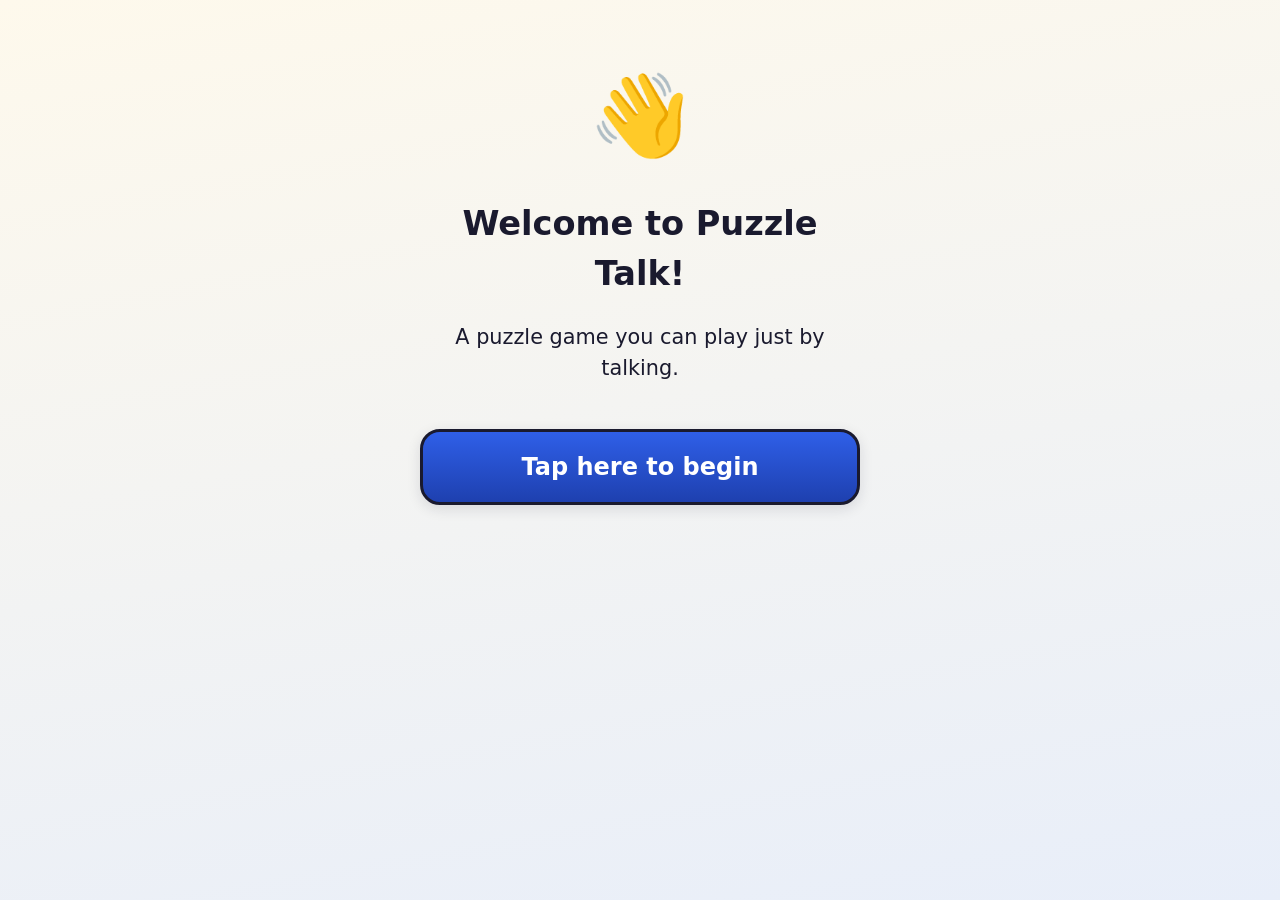
<file: index.html>
<!DOCTYPE html>
<html lang="en">
<head>
<meta charset="utf-8">
<meta name="viewport" content="width=device-width, initial-scale=1">
<title>Puzzle Talk</title>
<meta name="theme-color" content="#1d4ed8">
<link rel="manifest" href="manifest.webmanifest">
<link rel="apple-touch-icon" href="icons/apple-touch-icon.png">
<link rel="icon" type="image/png" href="icons/icon-192.png">
<link rel="stylesheet" href="css/style.css">
</head>
<body>

<!-- First-run welcome screen -->
<div id="screen-welcome" class="hidden">
  <div id="welcome-emoji">👋</div>
  <h1>Welcome to Puzzle Talk!</h1>
  <p id="welcome-text">A puzzle game you can play just by talking.</p>
  <button id="btn-welcome">Tap here to begin</button>
</div>

<!-- Start screen -->
<div id="screen-start">
  <h1>🧩 Puzzle Talk</h1>
  <p id="solved-count" class="hidden"></p>
  <button id="btn-continue" class="difficulty-btn hidden">▶ Continue your puzzle</button>
  <button id="btn-daily" class="difficulty-btn">📅 Today's Puzzle
    <small>A fresh one every morning</small></button>
  <p>Or pick a difficulty:</p>
  <button id="btn-easy" class="difficulty-btn">Easy
    <small>3 things to match — a gentle start</small></button>
  <button id="btn-medium" class="difficulty-btn">Medium
    <small>4 things to match — a nice challenge</small></button>
  <button id="btn-hard" class="difficulty-btn">Hard
    <small>5 of each — for puzzle experts!</small></button>
  <button id="btn-howto">📖 How to play</button>
  <button id="btn-start-menu">☰ Menu &amp; voices</button>
</div>

<!-- Play screen -->
<div id="screen-play" class="hidden">
  <div id="play-header">
    <div id="puzzle-title"></div>
    <button id="btn-home" aria-label="Home screen">🏠 Home</button>
  </div>
  <div id="message" aria-live="polite"></div>
  <ol id="clues"></ol>
  <div id="pager" class="hidden">
    <button id="btn-prev" aria-label="Previous grid">◀</button>
    <span id="page-label"></span>
    <button id="btn-next" aria-label="Next grid">▶</button>
  </div>
  <div id="grid"></div>
  <div id="actions">
    <div id="actions-main">
      <button id="btn-undo">↩ Undo</button>
      <button id="btn-talk" aria-label="Talk to me">🎤</button>
      <button id="btn-hint">💡 Hint</button>
    </div>
    <div id="actions-extra">
      <button id="btn-read">🔊 Read clues</button>
      <button id="btn-reveal">Tell me one answer</button>
      <button id="btn-fix" class="hidden">🔧 Fix my mistakes</button>
      <button id="btn-menu">☰ Menu</button>
    </div>
  </div>
</div>

<!-- Menu overlay (one level deep — everything is right here) -->
<div id="menu-overlay" class="hidden">
  <div id="menu-panel">
    <div id="menu-top">
      <h2>Menu</h2>
      <button id="menu-close" aria-label="Close menu">✕ Close</button>
    </div>

    <div class="menu-section" id="menu-game-section">
      <button id="menu-home" class="menu-btn">🏠 Go to home screen</button>
    </div>

    <div class="menu-section">
      <h3>Start a new puzzle</h3>
      <button class="menu-btn menu-new" data-diff="easy">🟢 Easy — 3 things to match</button>
      <button class="menu-btn menu-new" data-diff="medium">🔵 Medium — 4 things to match</button>
      <button class="menu-btn menu-new" data-diff="hard">🟣 Hard — 5 of each</button>
    </div>

    <div class="menu-section">
      <h3>Voice</h3>
      <div id="menu-voices"></div>
      <button id="menu-voice-toggle" class="menu-btn"></button>
      <p class="menu-tip">💡 Tap a voice to hear it. On iPhone and iPad, <strong>Daniel
        (British)</strong>, <strong>Moira (Irish)</strong>, and <strong>Tessa (South
        African)</strong> sound the most natural. (Apple doesn't let web apps use
        downloaded Enhanced voices on iPhone/iPad; on a Mac they do appear — look for ⭐.)</p>
    </div>

    <div class="menu-section">
      <h3>Family puzzle</h3>
      <p class="menu-tip">Type your family's names and the <strong>Grandkids</strong> puzzles will use them!</p>
      <input class="fam-name" maxlength="14" placeholder="Name 1">
      <input class="fam-name" maxlength="14" placeholder="Name 2">
      <input class="fam-name" maxlength="14" placeholder="Name 3">
      <input class="fam-name" maxlength="14" placeholder="Name 4">
      <input class="fam-name" maxlength="14" placeholder="Name 5">
      <button id="menu-save-names" class="menu-btn">💾 Save names</button>
    </div>

    <div class="menu-section">
      <h3>Reading comfort</h3>
      <button id="menu-big-text" class="menu-btn"></button>
    </div>

    <div class="menu-section">
      <h3>Instructions</h3>
      <button id="menu-instructions" class="menu-btn">📖 How to play</button>
      <p id="menu-help-text" class="hidden"></p>
    </div>
  </div>
</div>

<!-- Done screen -->
<div id="screen-done" class="hidden">
  <div id="done-emoji">🎉</div>
  <div id="done-text"></div>
  <div id="done-id"></div>
  <button id="btn-done-home">Play another puzzle</button>
  <button id="btn-share">📣 Tell the family</button>
</div>

<script type="module" src="js/app.js"></script>
</body>
</html>
</file>
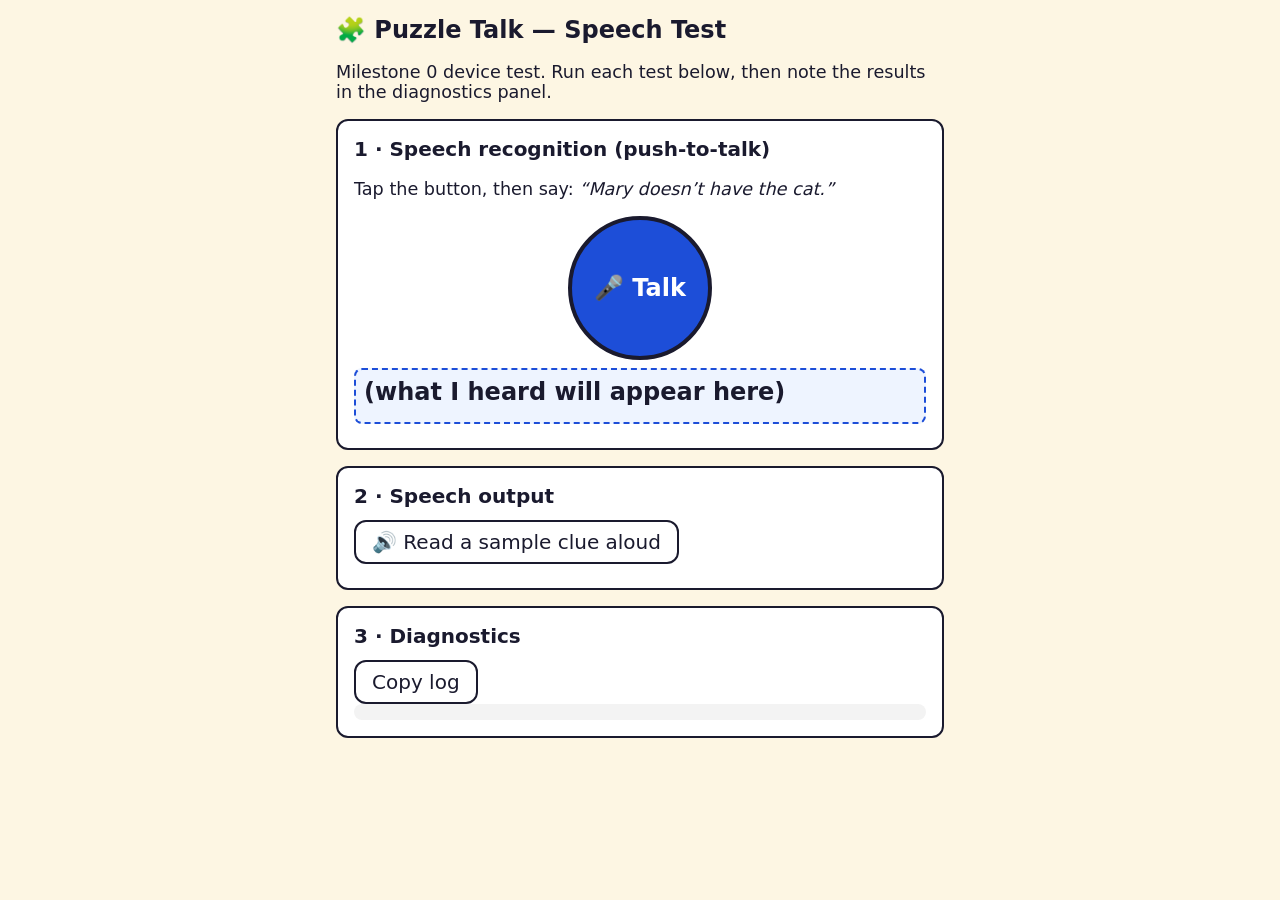
<file: speech-test.html>
<!DOCTYPE html>
<html lang="en">
<head>
<meta charset="utf-8">
<meta name="viewport" content="width=device-width, initial-scale=1">
<title>Puzzle Talk — Speech Test</title>
<style>
  :root {
    --ink: #1a1a2e;
    --paper: #fdf6e3;
    --blue: #1d4ed8;
    --red: #b91c1c;
    --green: #15803d;
  }
  * { box-sizing: border-box; }
  body {
    margin: 0;
    padding: 1rem;
    font-family: -apple-system, system-ui, sans-serif;
    font-size: 1.25rem; /* ~20px */
    background: var(--paper);
    color: var(--ink);
    max-width: 40rem;
    margin-inline: auto;
  }
  h1 { font-size: 1.5rem; margin: 0 0 0.5rem; }
  section {
    border: 2px solid var(--ink);
    border-radius: 0.75rem;
    padding: 1rem;
    margin-bottom: 1rem;
    background: #fff;
  }
  h2 { font-size: 1.25rem; margin: 0 0 0.75rem; }
  button {
    font-size: 1.25rem;
    font-family: inherit;
    min-height: 44px;
    min-width: 44px;
    border-radius: 0.75rem;
    border: 2px solid var(--ink);
    background: #fff;
    color: var(--ink);
    padding: 0.5rem 1rem;
    cursor: pointer;
  }
  #talkBtn {
    display: block;
    width: 9rem;
    height: 9rem;
    margin: 0.5rem auto;
    border-radius: 50%;
    background: var(--blue);
    color: #fff;
    border: 4px solid var(--ink);
    font-size: 1.5rem;
    font-weight: bold;
  }
  #talkBtn.listening {
    background: var(--red);
    animation: pulse 1s infinite;
  }
  @keyframes pulse { 50% { transform: scale(1.05); } }
  #heard {
    min-height: 3.5rem;
    font-size: 1.5rem;
    font-weight: bold;
    padding: 0.5rem;
    border: 2px dashed var(--blue);
    border-radius: 0.5rem;
    background: #eef4ff;
  }
  .status { font-size: 1.1rem; margin-top: 0.5rem; }
  .ok { color: var(--green); font-weight: bold; }
  .bad { color: var(--red); font-weight: bold; }
  #log {
    font-family: ui-monospace, Menlo, monospace;
    font-size: 0.85rem;
    white-space: pre-wrap;
    word-break: break-word;
    background: #f3f3f3;
    border-radius: 0.5rem;
    padding: 0.5rem;
    max-height: 16rem;
    overflow-y: auto;
  }
</style>
</head>
<body>
<h1>🧩 Puzzle Talk — Speech Test</h1>
<p style="font-size:1.1rem">Milestone 0 device test. Run each test below, then note the results in the diagnostics panel.</p>

<section>
  <h2>1 · Speech recognition (push-to-talk)</h2>
  <p style="font-size:1.1rem">Tap the button, then say: <em>“Mary doesn’t have the cat.”</em></p>
  <button id="talkBtn">🎤 Talk</button>
  <div id="heard">(what I heard will appear here)</div>
  <div class="status" id="recStatus"></div>
</section>

<section>
  <h2>2 · Speech output</h2>
  <button id="speakBtn">🔊 Read a sample clue aloud</button>
  <div class="status" id="ttsStatus"></div>
</section>

<section>
  <h2>3 · Diagnostics</h2>
  <button id="copyBtn">Copy log</button>
  <div id="log"></div>
</section>

<script>
const logEl = document.getElementById('log');
function log(msg) {
  const line = new Date().toISOString().slice(11, 19) + '  ' + msg;
  logEl.textContent += line + '\n';
  logEl.scrollTop = logEl.scrollHeight;
}

// --- Environment report ---
const standalone = window.matchMedia('(display-mode: standalone)').matches
  || window.navigator.standalone === true;
log('UA: ' + navigator.userAgent);
log('Display mode: ' + (standalone ? 'STANDALONE (home-screen app)' : 'browser tab'));
log('HTTPS: ' + (location.protocol === 'https:' ? 'yes' : 'NO — mic will not work'));
const SR = window.SpeechRecognition || window.webkitSpeechRecognition;
log('SpeechRecognition available: ' + (SR ? 'yes' + (window.SpeechRecognition ? ' (unprefixed)' : ' (webkit prefix)') : 'NO'));
log('speechSynthesis available: ' + ('speechSynthesis' in window ? 'yes' : 'NO'));

// --- Recognition test ---
const talkBtn = document.getElementById('talkBtn');
const heardEl = document.getElementById('heard');
const recStatus = document.getElementById('recStatus');
let rec = null;
let listening = false;

if (!SR) {
  talkBtn.disabled = true;
  recStatus.innerHTML = '<span class="bad">✗ SpeechRecognition is not available on this device/browser.</span>';
}

talkBtn.addEventListener('click', () => {
  if (listening) { try { rec.stop(); } catch (e) {} return; }
  primeTTS(); // user gesture: also unlock audio output

  // Fresh instance per use — Safari instances can go stale.
  rec = new SR();
  rec.lang = 'en-US';
  rec.continuous = false;
  rec.interimResults = true;
  rec.maxAlternatives = 3;

  const t0 = Date.now();
  let finalText = '';

  rec.onstart = () => {
    listening = true;
    talkBtn.classList.add('listening');
    talkBtn.textContent = '👂 Listening…';
    heardEl.textContent = '…';
    log('recognition started');
  };
  rec.onresult = (e) => {
    let interim = '';
    for (const res of e.results) {
      if (res.isFinal) {
        finalText += res[0].transcript;
        log('FINAL: "' + res[0].transcript.trim() + '" (confidence ' +
            (res[0].confidence ? res[0].confidence.toFixed(2) : 'n/a') + ')');
        for (let i = 1; i < res.length; i++) {
          log('  alt' + i + ': "' + res[i].transcript.trim() + '"');
        }
      } else {
        interim += res[0].transcript;
      }
    }
    heardEl.textContent = (finalText || interim) || '…';
  };
  rec.onerror = (e) => {
    log('recognition ERROR: ' + e.error + (e.message ? ' — ' + e.message : ''));
    recStatus.innerHTML = '<span class="bad">✗ Error: ' + e.error + '</span>';
  };
  rec.onend = () => {
    listening = false;
    talkBtn.classList.remove('listening');
    talkBtn.textContent = '🎤 Talk';
    log('recognition ended after ' + ((Date.now() - t0) / 1000).toFixed(1) + 's');
    if (finalText.trim()) {
      recStatus.innerHTML = '<span class="ok">✓ Heard you.</span>';
    } else if (!recStatus.textContent.includes('Error')) {
      recStatus.innerHTML = '<span class="bad">✗ Ended without hearing anything.</span>';
    }
  };

  try {
    rec.start();
  } catch (err) {
    log('rec.start() threw: ' + err.message);
    recStatus.innerHTML = '<span class="bad">✗ Could not start: ' + err.message + '</span>';
  }
});

// --- Synthesis test ---
const speakBtn = document.getElementById('speakBtn');
const ttsStatus = document.getElementById('ttsStatus');
let primed = false;

function primeTTS() {
  if (primed || !('speechSynthesis' in window)) return;
  const u = new SpeechSynthesisUtterance(' ');
  u.volume = 0;
  speechSynthesis.speak(u);
  primed = true;
  log('TTS primed with silent utterance');
}

speakBtn.addEventListener('click', async () => {
  if (!('speechSynthesis' in window)) {
    ttsStatus.innerHTML = '<span class="bad">✗ speechSynthesis not available.</span>';
    return;
  }
  speechSynthesis.cancel();
  // Wait briefly for the lazily-loaded voice list (mirrors the main app)
  const t0 = Date.now();
  while (speechSynthesis.getVoices().length === 0 && Date.now() - t0 < 600) {
    await new Promise(r => setTimeout(r, 50));
  }
  log('voice list ready after ' + (Date.now() - t0) + 'ms');
  const u = new SpeechSynthesisUtterance(
    'Clue three. The teacher does not own the dog, and Mary lives next to the person who drinks tea.');
  const en = speechSynthesis.getVoices().filter(v => v.lang && v.lang.startsWith('en'));
  const best = en.find(v => /premium|enhanced/i.test(v.name)) || en.find(v => /ava|zoe|samantha|allison/i.test(v.name));
  if (best) u.voice = best;
  u.rate = 0.9;
  u.onstart = () => { log('TTS started (voice: ' + (u.voice ? u.voice.name : 'default') + ')'); };
  u.onend = () => {
    log('TTS finished');
    ttsStatus.innerHTML = '<span class="ok">✓ If you heard the clue clearly, this test passes.</span>';
  };
  u.onerror = (e) => {
    log('TTS ERROR: ' + e.error);
    ttsStatus.innerHTML = '<span class="bad">✗ Error: ' + e.error + '</span>';
  };
  speechSynthesis.speak(u);
  const en = speechSynthesis.getVoices().filter(v => v.lang && v.lang.startsWith('en'));
  log('TTS speak() called; voices loaded: ' + speechSynthesis.getVoices().length);
  log('English voices: ' + (en.map(v => v.name).join(', ') || '(none listed)'));
});

// --- Copy log ---
document.getElementById('copyBtn').addEventListener('click', async () => {
  try {
    await navigator.clipboard.writeText(logEl.textContent);
    log('(log copied to clipboard)');
  } catch (e) {
    log('clipboard copy failed: ' + e.message + ' — select and copy manually');
  }
});
</script>
</body>
</html>
</file>
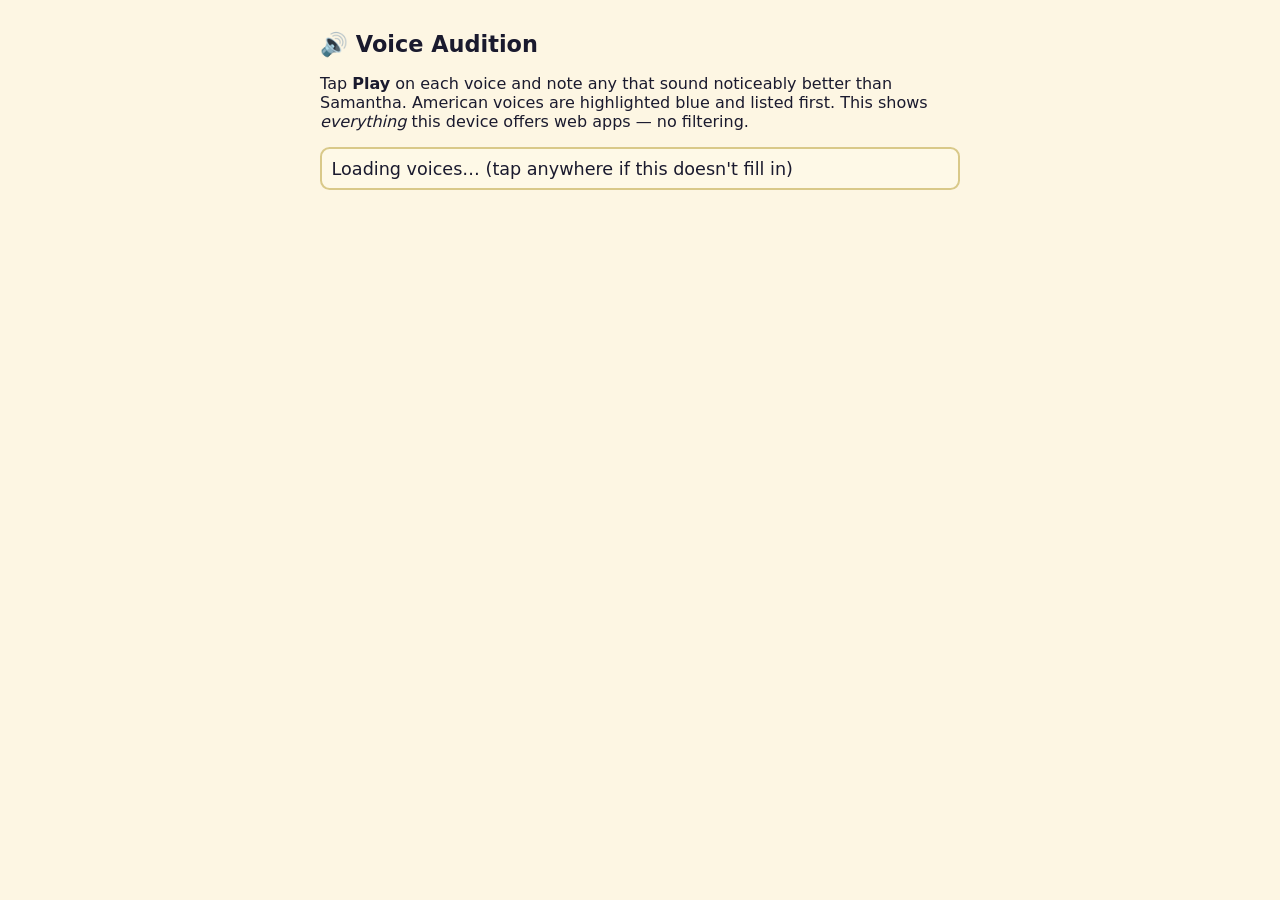
<file: voices.html>
<!DOCTYPE html>
<html lang="en">
<head>
<meta charset="utf-8">
<meta name="viewport" content="width=device-width, initial-scale=1">
<title>Voice Audition — Puzzle Talk</title>
<style>
  body { font-family: -apple-system, system-ui, sans-serif; font-size: 1.1rem;
         background: #fdf6e3; color: #1a1a2e; max-width: 40rem; margin: 0 auto; padding: 1rem; }
  h1 { font-size: 1.4rem; }
  p { font-size: 1rem; }
  .voice { display: flex; align-items: center; gap: 0.6rem; padding: 0.45rem 0.6rem;
           border: 2px solid #1a1a2e; border-radius: 0.6rem; margin: 0.4rem 0; background: #fff; }
  .voice button { font-size: 1.1rem; min-width: 64px; min-height: 44px; border-radius: 0.5rem;
                  border: 2px solid #1a1a2e; background: #1d4ed8; color: #fff; cursor: pointer; }
  .meta { flex: 1; }
  .name { font-weight: bold; }
  .tags { font-size: 0.85rem; color: #555; }
  .us { background: #eef4ff; }
  #summary { background: #fef9e7; border: 2px solid #d9c989; border-radius: 0.6rem; padding: 0.6rem; }
  #count { font-weight: bold; }
</style>
</head>
<body>
<h1>🔊 Voice Audition</h1>
<p>Tap <strong>Play</strong> on each voice and note any that sound noticeably better than Samantha.
American voices are highlighted blue and listed first. This shows <em>everything</em> this
device offers web apps — no filtering.</p>
<div id="summary">Loading voices… (tap anywhere if this doesn't fill in)</div>
<div id="list"></div>

<script>
const SAMPLE = "Clue three. Mary doesn't have the cat, and the teacher lives next door to Ben.";
let primed = false;

function prime() {
  if (primed) return;
  const u = new SpeechSynthesisUtterance(' ');
  u.volume = 0;
  speechSynthesis.speak(u);
  primed = true;
}
document.addEventListener('pointerdown', () => { prime(); render(); }, { once: false });

function render() {
  const voices = speechSynthesis.getVoices();
  if (voices.length === 0) return;
  const list = document.getElementById('list');
  if (list.childElementCount === voices.length) return; // already rendered
  list.textContent = '';

  document.getElementById('summary').innerHTML =
    '<span id="count">' + voices.length + ' voices</span> exposed to web apps on this device. ' +
    'UA: ' + navigator.userAgent.slice(0, 80) + '…';

  const sorted = [...voices].sort((a, b) => {
    const aUS = a.lang === 'en-US' ? 0 : a.lang.startsWith('en') ? 1 : 2;
    const bUS = b.lang === 'en-US' ? 0 : b.lang.startsWith('en') ? 1 : 2;
    return aUS - bUS || a.name.localeCompare(b.name);
  });

  for (const v of sorted) {
    const row = document.createElement('div');
    row.className = 'voice' + (v.lang === 'en-US' ? ' us' : '');
    const btn = document.createElement('button');
    btn.textContent = '▶ Play';
    btn.addEventListener('click', () => {
      prime();
      speechSynthesis.cancel();
      setTimeout(() => {
        const u = new SpeechSynthesisUtterance(SAMPLE);
        u.voice = v;
        u.rate = 0.92;
        speechSynthesis.speak(u);
      }, 80);
    });
    const meta = document.createElement('div');
    meta.className = 'meta';
    meta.innerHTML = '<div class="name">' + v.name + '</div>' +
      '<div class="tags">' + v.lang + (v.localService ? ' · on-device' : ' · network') +
      (v.default ? ' · default' : '') + ' · ' + (v.voiceURI || '') + '</div>';
    row.appendChild(btn);
    row.appendChild(meta);
    list.appendChild(row);
  }
}

speechSynthesis.addEventListener?.('voiceschanged', render);
render();
setTimeout(render, 500);
setTimeout(render, 1500);
</script>
</body>
</html>
</file>
<file: css/style.css>
/* Puzzle Talk — high-contrast, large-type, elder-friendly styles */

:root {
  --ink: #1a1a2e;
  --paper-top: #fef9ec;
  --paper-bottom: #e8eef9;
  --card: #ffffff;
  --blue: #1d4ed8;
  --blue-dark: #1e40af;
  --green: #15803d;
  --green-dark: #166534;
  --purple: #7c3aed;
  --purple-dark: #6d28d9;
  --red: #b91c1c;
  --yellow: #fef08a;
  --shadow: 0 4px 14px rgba(26, 26, 46, 0.12);
  --shadow-press: 0 2px 6px rgba(26, 26, 46, 0.18);
  --border: 2px solid var(--ink);
}

* { box-sizing: border-box; }

html { font-size: 100%; } /* respect user/browser text size */

body {
  margin: 0;
  font-family: -apple-system, ui-rounded, system-ui, "Segoe UI", sans-serif;
  font-size: 1.25rem;          /* ≥20px body text */
  line-height: 1.5;
  background: linear-gradient(170deg, var(--paper-top) 0%, var(--paper-bottom) 100%) fixed;
  color: var(--ink);
  min-height: 100vh;
}

.hidden { display: none !important; }

button {
  font-family: inherit;
  font-size: 1.25rem;
  min-height: 44px;
  min-width: 44px;
  border-radius: 1rem;
  border: var(--border);
  background: var(--card);
  color: var(--ink);
  padding: 0.5rem 1.25rem;
  cursor: pointer;
  box-shadow: var(--shadow);
  transition: transform 0.08s ease, box-shadow 0.08s ease;
}
button:active { transform: scale(0.96); box-shadow: var(--shadow-press); }

/* ---------- Welcome screen (first run) ---------- */

#screen-welcome {
  max-width: 30rem;
  margin: 0 auto;
  padding: 3.5rem 1.25rem;
  text-align: center;
  animation: rise 0.45s ease both;
}
#welcome-emoji {
  font-size: 5rem;
  animation: wave 1.6s ease-in-out 2;
  transform-origin: 70% 70%;
}
@keyframes wave {
  0%, 100% { transform: rotate(0deg); }
  20% { transform: rotate(16deg); }
  40% { transform: rotate(-8deg); }
  60% { transform: rotate(12deg); }
  80% { transform: rotate(-4deg); }
}
#screen-welcome h1 { font-size: 2.1rem; }
#welcome-text { font-size: 1.3rem; }
#btn-welcome {
  margin-top: 1.5rem;
  width: 100%;
  padding: 1.3rem;
  font-size: 1.5rem;
  font-weight: bold;
  color: #fff;
  border: 3px solid var(--ink);
  border-radius: 1.25rem;
  background: linear-gradient(180deg, #2f5fe8, var(--blue-dark));
}

/* ---------- Start screen ---------- */

#screen-start {
  max-width: 30rem;
  margin: 0 auto;
  padding: 2.5rem 1.25rem;
  text-align: center;
  animation: rise 0.45s ease both;
}
#screen-start h1 {
  font-size: 2.4rem;
  margin-bottom: 0.25rem;
  letter-spacing: -0.02em;
}
#screen-start p { font-size: 1.25rem; }

.difficulty-btn {
  display: block;
  width: 100%;
  margin: 1.1rem 0;
  padding: 1.3rem;
  font-size: 1.5rem;
  font-weight: bold;
  color: #fff;
  border: 3px solid var(--ink);
  border-radius: 1.25rem;
}
#btn-easy   { background: linear-gradient(180deg, #22a04c, var(--green-dark)); }
#btn-medium { background: linear-gradient(180deg, #2f5fe8, var(--blue-dark)); }
#btn-hard   { background: linear-gradient(180deg, #8b50f0, var(--purple-dark)); }
.difficulty-btn small {
  display: block;
  font-size: 1rem;
  font-weight: normal;
  margin-top: 0.3rem;
  opacity: 0.95;
}

#btn-voice-pick {
  margin-top: 1.5rem;
  font-size: 1.05rem;
}

#solved-count {
  font-size: 1.15rem;
  font-weight: bold;
  color: var(--green-dark);
  background: #dcfce7;
  border: 2px solid var(--green-dark);
  border-radius: 2rem;
  display: inline-block;
  padding: 0.3rem 1.1rem;
  margin: 0.2rem 0 0.4rem;
}

/* ---------- Play screen ---------- */

#screen-play {
  max-width: 75rem;
  margin: 0 auto;
  padding: 0.75rem;
  padding-bottom: 12rem; /* room for action bar incl. big Talk button */
  /* Fade only — a transform here would break the fixed action bar
     (transformed ancestors become the containing block for fixed children). */
  animation: fadein 0.35s ease both;
}
@keyframes fadein { from { opacity: 0; } to { opacity: 1; } }

#play-header {
  display: flex;
  align-items: center;
  justify-content: space-between;
  gap: 0.75rem;
  margin: 0.25rem 0 0.6rem;
}
#puzzle-title {
  font-size: 1.5rem;
  font-weight: bold;
}
#btn-home { font-size: 1.05rem; flex-shrink: 0; }

/* ---------- Menu overlay ---------- */

#menu-overlay {
  position: fixed;
  inset: 0;
  background: rgba(26, 26, 46, 0.45);
  z-index: 1000;
  display: flex;
  justify-content: center;
  align-items: flex-start;
  padding: 1rem;
  overflow-y: auto;
}
#menu-panel {
  background: var(--card);
  border: var(--border);
  border-radius: 1.5rem;
  box-shadow: 0 12px 40px rgba(26, 26, 46, 0.35);
  width: 100%;
  max-width: 28rem;
  padding: 1.25rem;
  margin-bottom: 2rem;
  animation: rise 0.25s ease both;
}
#menu-top {
  display: flex;
  justify-content: space-between;
  align-items: center;
}
#menu-top h2 { margin: 0; font-size: 1.6rem; }
.menu-section {
  border-top: 2px solid #e5e0d5;
  margin-top: 1rem;
  padding-top: 0.9rem;
}
.menu-section h3 { margin: 0 0 0.6rem; font-size: 1.15rem; }
.menu-btn {
  display: block;
  width: 100%;
  text-align: left;
  margin: 0.45rem 0;
  font-size: 1.2rem;
  padding: 0.75rem 1rem;
}
.voice-btn { font-size: 1.1rem; }
.voice-current {
  background: #dcfce7;
  border-color: var(--green-dark);
  font-weight: bold;
}
.menu-tip {
  font-size: 1rem;
  background: #fef9e7;
  border: 2px solid #d9c989;
  border-radius: 0.75rem;
  padding: 0.6rem 0.8rem;
  line-height: 1.45;
}
#menu-help-text { font-size: 1.1rem; line-height: 1.5; }

.fam-name {
  display: block;
  width: 100%;
  font-family: inherit;
  font-size: 1.15rem;
  min-height: 44px;
  padding: 0.4rem 0.8rem;
  margin: 0.4rem 0;
  border: 2px solid var(--ink);
  border-radius: 0.75rem;
  background: #fbfaf6;
  color: var(--ink);
}

/* Larger print mode — scales every rem-sized element */
html.big-text { font-size: 125%; }

#btn-daily { background: linear-gradient(180deg, #e8920f, #b45309); }

#btn-share {
  display: block;
  margin: 0 auto;
  font-size: 1.2rem;
}

/* Speech bubble */
#message {
  position: relative;
  background: var(--card);
  border: var(--border);
  border-radius: 1.25rem;
  border-bottom-left-radius: 0.3rem;
  padding: 0.85rem 1.1rem;
  font-size: 1.3rem;
  min-height: 3.5rem;
  margin-bottom: 1rem;
  box-shadow: var(--shadow);
}

/* Clues */
#clues {
  font-size: 1.3rem;
  background: var(--card);
  border: var(--border);
  border-radius: 1.25rem;
  padding: 0.85rem 1.1rem 0.85rem 2.6rem;
  margin: 0 0 1.1rem 0;
  box-shadow: var(--shadow);
}
#clues li { margin: 0.55rem 0; }
.clue-highlight {
  background: var(--yellow);
  border-radius: 0.4rem;
  padding: 0.1rem 0.3rem;
  margin-left: -0.3rem;
}

/* Grid */
#grid {
  display: flex;
  flex-wrap: wrap;
  gap: 1.1rem;
  justify-content: center;
}

.subgrid {
  background: var(--card);
  border: var(--border);
  border-radius: 1.25rem;
  padding: 0.85rem;
  box-shadow: var(--shadow);
}
.subgrid-title {
  font-weight: bold;
  font-size: 1.1rem;
  text-align: center;
  margin-bottom: 0.5rem;
}
.hidden-page { display: none; }

table.elim { border-collapse: collapse; }
table.elim th {
  font-size: 1rem;
  font-weight: bold;
  padding: 0.3rem;
  max-width: 6rem;
  word-wrap: break-word;
}
table.elim thead th {
  vertical-align: bottom;
  text-align: center;
}
table.elim tbody th { text-align: right; }

td.cell { padding: 3px; }

.cellbtn {
  width: 3.25rem;   /* ≥44px */
  height: 3.25rem;
  font-size: 1.75rem;
  font-weight: bold;
  border: 2px solid var(--ink);
  border-radius: 0.7rem;
  background: #fbfaf6;
  padding: 0;
  box-shadow: inset 0 1px 3px rgba(26, 26, 46, 0.08);
  transition: background 0.15s ease;
}
.cellbtn.no  { color: var(--red); background: #fee2e2; }
.cellbtn.yes { color: var(--green); background: #dcfce7; }
.cellbtn.flash { outline: 5px solid var(--blue); outline-offset: 2px; animation: pop 0.35s ease; }

@keyframes pop {
  0% { transform: scale(1); }
  45% { transform: scale(1.18); }
  100% { transform: scale(1); }
}

/* Pager (phone) */
#pager {
  display: flex;
  align-items: center;
  justify-content: center;
  gap: 0.75rem;
  margin: 0.75rem 0;
}
#page-label { font-size: 1.1rem; font-weight: bold; text-align: center; }
#btn-prev, #btn-next { font-size: 1.5rem; padding: 0.5rem 1rem; }

/* Action bar */
#actions {
  position: fixed;
  bottom: 0;
  left: 0;
  right: 0;
  background: rgba(254, 249, 236, 0.92);
  -webkit-backdrop-filter: blur(10px);
  backdrop-filter: blur(10px);
  border-top: var(--border);
  padding: 0.5rem 0.75rem;
  padding-bottom: calc(0.5rem + env(safe-area-inset-bottom));
}
#actions-main {
  display: flex;
  gap: 1.25rem;
  justify-content: center;
  align-items: center;
}
#actions-extra {
  display: flex;
  gap: 0.5rem;
  justify-content: center;
  flex-wrap: wrap;
  margin-top: 0.45rem;
}
#actions button { font-size: 1.1rem; }

#btn-talk {
  width: 6rem;       /* ~96px — the one big obvious button */
  height: 6rem;
  border-radius: 50%;
  font-size: 2.5rem;
  background: radial-gradient(circle at 35% 30%, #3b6cf0, var(--blue-dark));
  color: #fff;
  border: 4px solid var(--ink);
  flex-shrink: 0;
  box-shadow: 0 6px 18px rgba(29, 78, 216, 0.45);
  animation: breathe 3.2s ease-in-out infinite;
}
@keyframes breathe {
  0%, 100% { transform: scale(1); box-shadow: 0 6px 18px rgba(29, 78, 216, 0.45); }
  50% { transform: scale(1.04); box-shadow: 0 8px 24px rgba(29, 78, 216, 0.6); }
}
#btn-talk.listening {
  background: radial-gradient(circle at 35% 30%, #e25555, #991b1b);
  box-shadow: 0 6px 18px rgba(185, 28, 28, 0.5);
  animation: pulse 1s infinite;
}
@keyframes pulse { 50% { transform: scale(1.07); } }

/* ---------- Done screen ---------- */

#screen-done {
  max-width: 30rem;
  margin: 0 auto;
  padding: 3rem 1.25rem;
  text-align: center;
}
#done-emoji {
  font-size: 5rem;
  animation: bounce-in 0.7s cubic-bezier(0.34, 1.56, 0.64, 1) both;
}
#done-text {
  font-size: 1.75rem;
  font-weight: bold;
  animation: rise 0.6s ease 0.15s both;
}
#done-id { font-size: 0.9rem; color: #555; margin: 1rem 0 2rem; }
#btn-done-home {
  font-size: 1.5rem;
  padding: 1rem 2rem;
  background: linear-gradient(180deg, #2f5fe8, var(--blue-dark));
  color: #fff;
}

@keyframes bounce-in {
  0% { transform: scale(0); opacity: 0; }
  60% { transform: scale(1.25); opacity: 1; }
  100% { transform: scale(1); }
}
@keyframes rise {
  from { transform: translateY(14px); opacity: 0; }
  to { transform: translateY(0); opacity: 1; }
}

@media (prefers-reduced-motion: reduce) {
  *, *::before, *::after { animation: none !important; transition: none !important; }
}

/* ---------- Wide layout (iPad / Mac) ---------- */

@media (min-width: 701px) {
  #screen-play {
    display: grid;
    grid-template-columns: 1fr 24rem;
    grid-template-areas:
      "title  title"
      "grid   message"
      "grid   clues";
    gap: 0 1.25rem;
    align-items: start;
  }
  #play-header { grid-area: title; }
  #grid { grid-area: grid; justify-content: flex-start; align-content: start; }
  #message { grid-area: message; }
  #clues { grid-area: clues; }
  #pager { display: none; }
}
</file>
